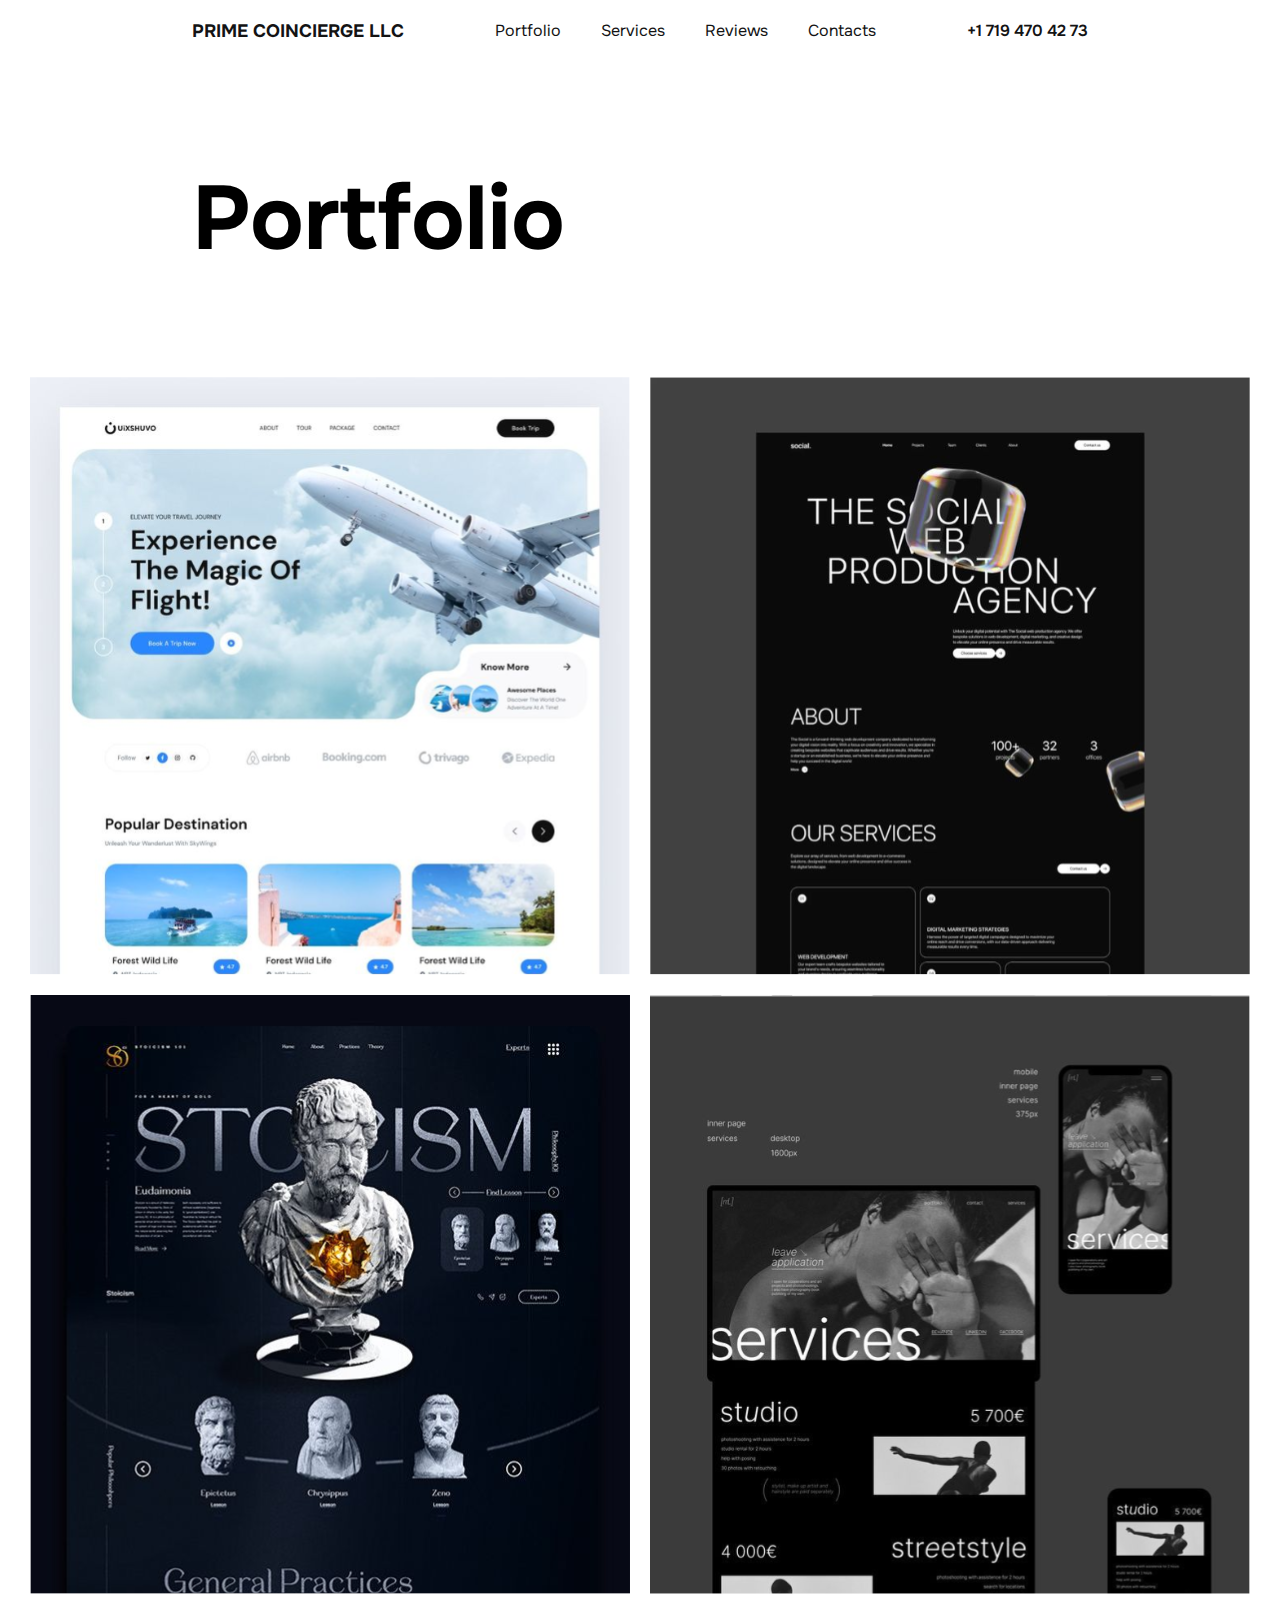
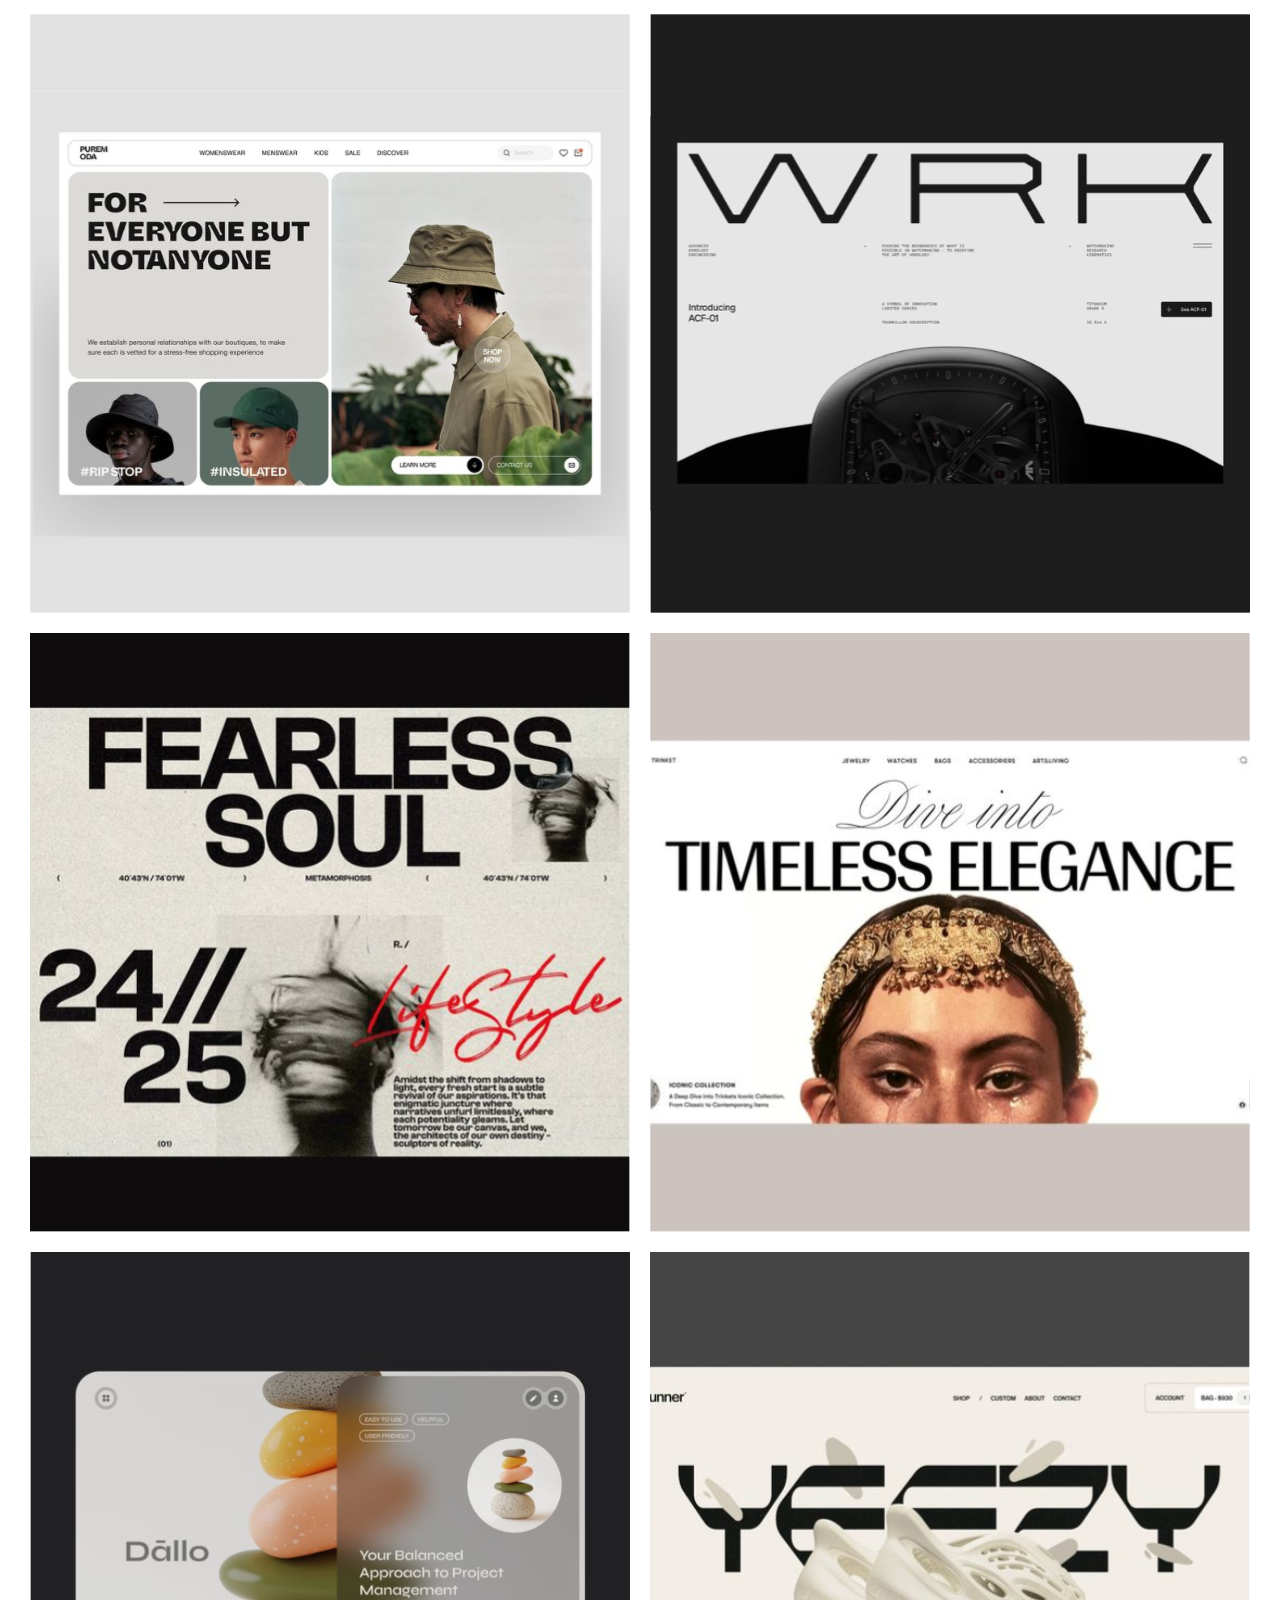
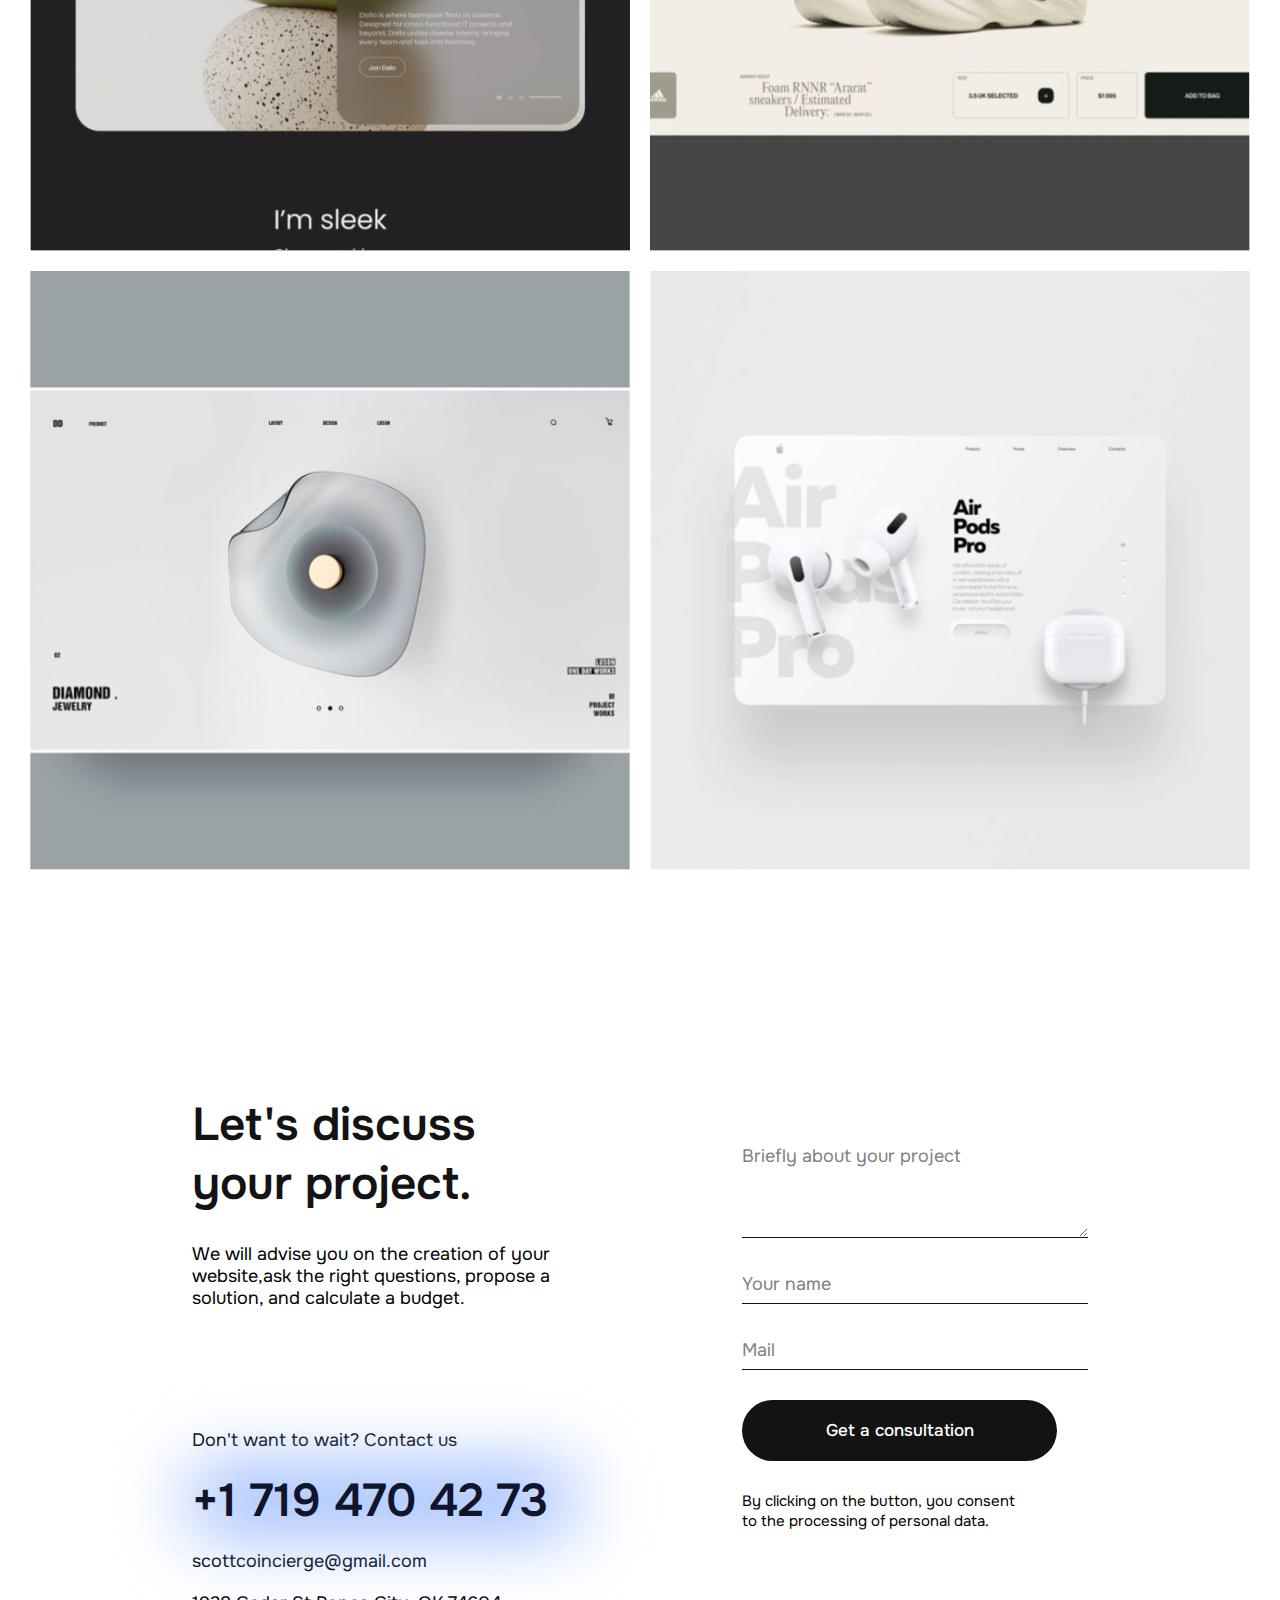
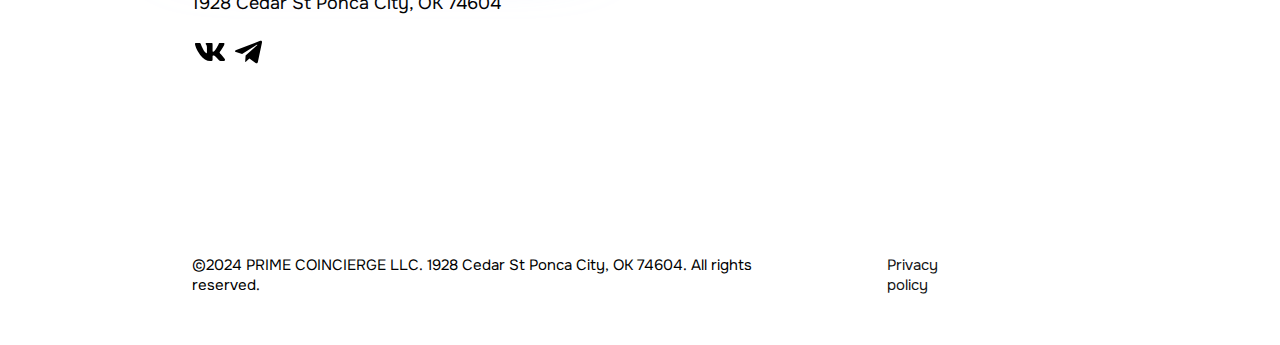
<file: portfolio.html>
<!DOCTYPE html>
<html lang="en">
<head>
    <meta charset="UTF-8">
    <meta name="viewport" content="width=device-width, initial-scale=1.0">
    <title>PRIME COINCIERGE LLC Portfolio</title>
    <link rel="stylesheet" href="./css/portfolioV4.css">
    <link rel="shortcut icon" href="./img/logo.png" type="image/x-icon">
    <script src="./js/script.js" defer></script>
    <link rel="preconnect" href="https://fonts.googleapis.com">
    <link rel="preconnect" href="https://fonts.gstatic.com" crossorigin>
    <link href="https://fonts.googleapis.com/css2?family=Onest:wght@100..900&display=swap" rel="stylesheet">
</head>
<body>
    <header class="header">
        <div class="header-container">
            <a href="./index.html" class="header-logo">PRIME COINCIERGE LLC</a>
            <button id="burger" class="burger-menu-button">
                <span></span><span></span><span></span>
            </button>

            <div class="header-nav">
                <a href="./portfolio.html" class="header-link">Portfolio</a>
                <a href="./services.html" class="header-link">Services</a>
                <a href="./index.html" class="header-link">Reviews</a>
                <a href="./index.html" class="header-link">Contacts</a>
            </div>

            <p class="header-phone">+1 719 470 42 73</p>
        </div>
    </header>
    <main class="main">
        <div class="portfolio-title">
            <div class="portfolio-title-container">
                <h1 class="portfolio-title-text">
                    Portfolio
                </h1>
            </div>
        </div>

        <section class="portfolio">
            <div class="portfolio-container">
                <img src="./img/main_page/airplane.svg" alt="airplane" class="portfolio-item-img">
                <img src="./img/main_page/agency.svg" alt="agency" class="portfolio-item-img">
                <img src="./img/main_page/stoicism.svg" alt="stoicism" class="portfolio-item-img">
                <img src="./img/main_page/services_studio.svg" alt="services_studio" class="portfolio-item-img">
                <img src="./img/main_page/purem_oda.svg" alt="purem_oda" class="portfolio-item-img">
                <img src="./img/main_page/wrk.svg" alt="wrk" class="portfolio-item-img">
                <img src="./img/main_page/fearless.svg" alt="fearless" class="portfolio-item-img">
                <img src="./img/main_page/timeless.svg" alt="timeless" class="portfolio-item-img">
                <img src="./img/main_page/dolio.svg" alt="dolio" class="portfolio-item-img">
                <img src="./img/main_page/yeezy.svg" alt="yeezy" class="portfolio-item-img">
                <img src="./img/main_page/jewelry.svg" alt="jewelry" class="portfolio-item-img">
                <img src="./img/main_page/airpods.svg" alt="airpods" class="portfolio-item-img">
            </div>
        </section>

        <section class="contact">
            <div class="contact-container">
                <div class="contact-content">
                    <div class="contact-left">
                        <div class="contact-left-top">
                            <h1 class="contact-title">
                                Let's discuss your project.
                            </h1>
    
                            <p class="contact-text">
                                We will advise you on the creation of your website,ask the right questions, propose a solution, and calculate a budget.
                            </p>
                        </div>

                        <div class="contact-left-bottom">
                            <p class="contact-text">
                                Don't want to wait? Contact us
                            </p>
    
                            <div class="contact-phone">
                                <span class="contact-phone-background"></span>
                                <h1 class="contact-phone-number">
                                    +1 719 470 42 73
                                </h1>
                            </div>
    
                            <p class="contact-email">
                                scottcoincierge@gmail.com
                            </p>

                            <p class="contact-adres">
                                1928 Cedar St Ponca City, OK 74604
                            </p>
    
                            <div class="contact-social">
                                <a href="#" class="contact-link">
                                    <img src="./img/icons/vk.svg" alt="VK" class="contact-link-img">
                                </a>
                                <a href="#" class="contact-link">
                                    <img src="./img/icons/telegram.svg" alt="TG" class="contact-link-img">
                                </a>
                            </div>
                        </div>
                    </div>

                    <div class="contact-right">
                        <form id="contact-form" class="contact-form">
                            <div class="contact-form-item">
                                <label for="contactFormBriefly">Briefly about your project</label>
                                <textarea name="contactFormBriefly" id="contactFormBriefly"></textarea>
                            </div>

                            <div class="contact-form-item">
                                <input id="contactFormName" type="text" placeholder="Your name">
                            </div>

                            <div class="contact-form-item">
                                <input id="contactFormMail" type="text" placeholder="Mail">
                            </div>

                            <button id="contact-form-button" class="contact-form-button">Get a consultation</button>
                        </form>

                        <p class="contact-right-text">
                            By clicking on the button, you consent to the processing of personal data.
                        </p>
                    </div>
                </div>
            </div>
        </section>
    </main>

    <footer class="footer">
        <div class="footer-container">
            <p class="footer-text">©2024 PRIME COINCIERGE LLC. 1928 Cedar St Ponca City, OK 74604. All rights reserved.</p>

            <a href="./privacy_policy.html" class="privacy-policy" target="_blank">
                <p class="footer-text">Privacy policy</p>
            </a>
        </div>
    </footer>
</body>
</html>
</file>
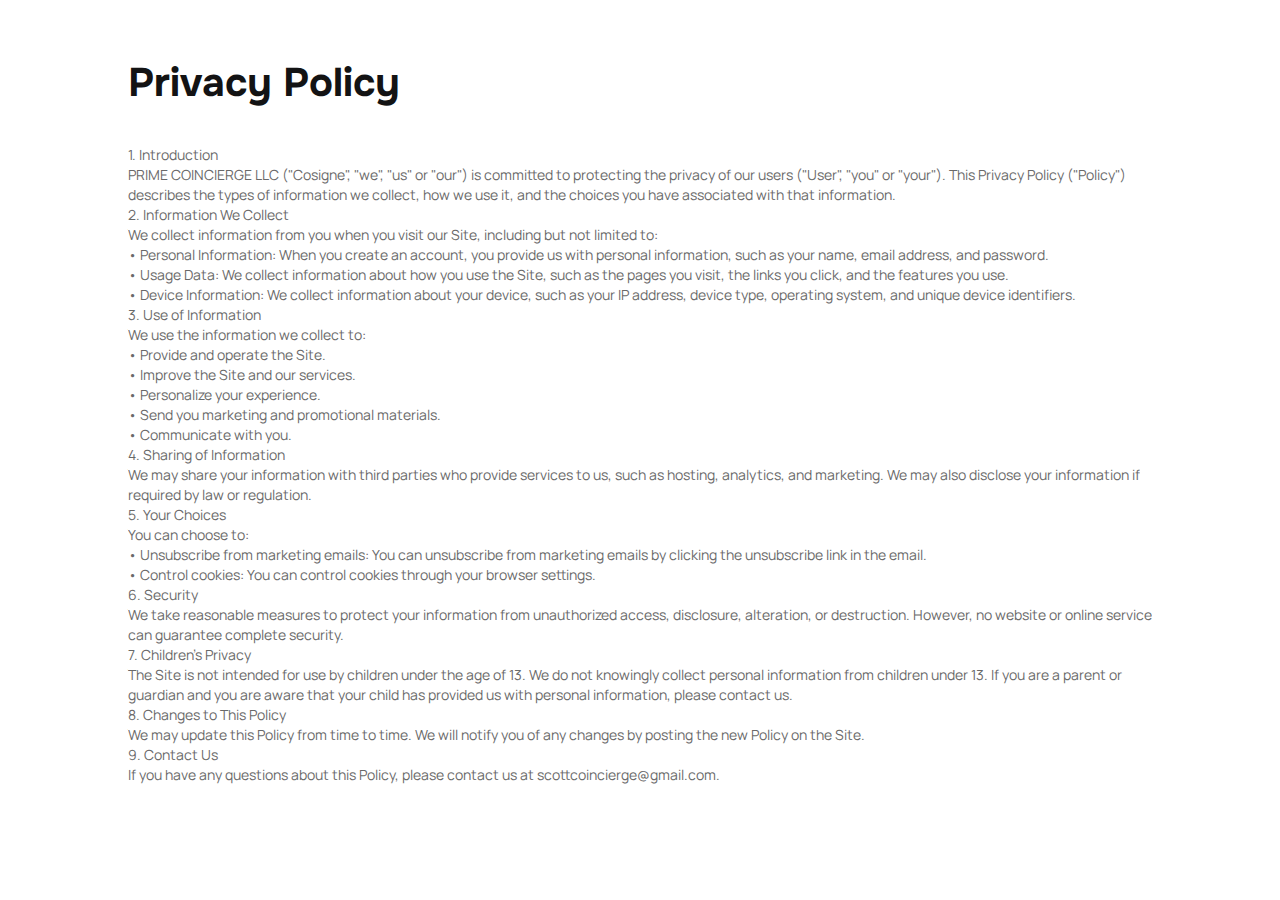
<file: privacy_policy.html>
<!DOCTYPE html>
<html lang="en">
<head>
    <meta charset="UTF-8">
    <meta name="viewport" content="width=device-width, initial-scale=1.0">
    <title>PRIME COINCIERGE LLC Privacy Policy</title>
    <link rel="stylesheet" href="./css/privacy_policy.css">
    <link rel="shortcut icon" href="./img/logo.png" type="image/x-icon">
    <script src="./js/script.js" defer></script>
    <link rel="preconnect" href="https://fonts.googleapis.com">
    <link rel="preconnect" href="https://fonts.gstatic.com" crossorigin>
    <link href="https://fonts.googleapis.com/css2?family=Onest:wght@100..900&display=swap" rel="stylesheet">
    <link rel="preconnect" href="https://fonts.googleapis.com">
    <link rel="preconnect" href="https://fonts.gstatic.com" crossorigin>
    <link href="https://fonts.googleapis.com/css2?family=Manrope:wght@200..800&family=Oswald:wght@200..700&display=swap" rel="stylesheet">
</head>
<body>
    <main class="main">
        <section class="privacy_policy">
            <div class="privacy-policy-container">
                <h1 class="privacy-policy-title">Privacy Policy</h1>

                <p class="privacy-policy-text">
                    1. Introduction
                    <br>PRIME COINCIERGE LLC  ("Cosigne", "we", "us" or "our") is committed to protecting the privacy of our users ("User", "you" or "your"). This Privacy Policy ("Policy") describes the types of information we collect, how we use it, and the choices you have associated with that information.
                    <br>2. Information We Collect
                    <br>We collect information from you when you visit our Site, including but not limited to:
                    <br>• Personal Information: When you create an account, you provide us with personal information, such as your name, email address, and password.
                    <br>• Usage Data: We collect information about how you use the Site, such as the pages you visit, the links you click, and the features you use.
                    <br>• Device Information: We collect information about your device, such as your IP address, device type, operating system, and unique device identifiers.
                    <br>3. Use of Information
                    <br>We use the information we collect to:
                    <br>• Provide and operate the Site.
                    <br>• Improve the Site and our services.
                    <br>• Personalize your experience.
                    <br>• Send you marketing and promotional materials.
                    <br>• Communicate with you.
                    <br>4. Sharing of Information
                    <br>We may share your information with third parties who provide services to us, such as hosting, analytics, and marketing. We may also disclose your information if required by law or regulation.
                    <br>5. Your Choices
                    <br>You can choose to:
                    <br>• Unsubscribe from marketing emails: You can unsubscribe from marketing emails by clicking the unsubscribe link in the email.
                    <br>• Control cookies: You can control cookies through your browser settings.
                    <br>6. Security
                    <br>We take reasonable measures to protect your information from unauthorized access, disclosure, alteration, or destruction. However, no website or online service can guarantee complete security.
                    <br>7. Children's Privacy
                    <br>The Site is not intended for use by children under the age of 13. We do not knowingly collect personal information from children under 13. If you are a parent or guardian and you are aware that your child has provided us with personal information, please contact us.
                    <br>8. Changes to This Policy
                    <br>We may update this Policy from time to time. We will notify you of any changes by posting the new Policy on the Site.
                    <br>9. Contact Us
                    <br>If you have any questions about this Policy, please contact us at scottcoincierge@gmail.com.
                </p>
            </div>
        </section>
    </main>
</body>
</html>
</file>
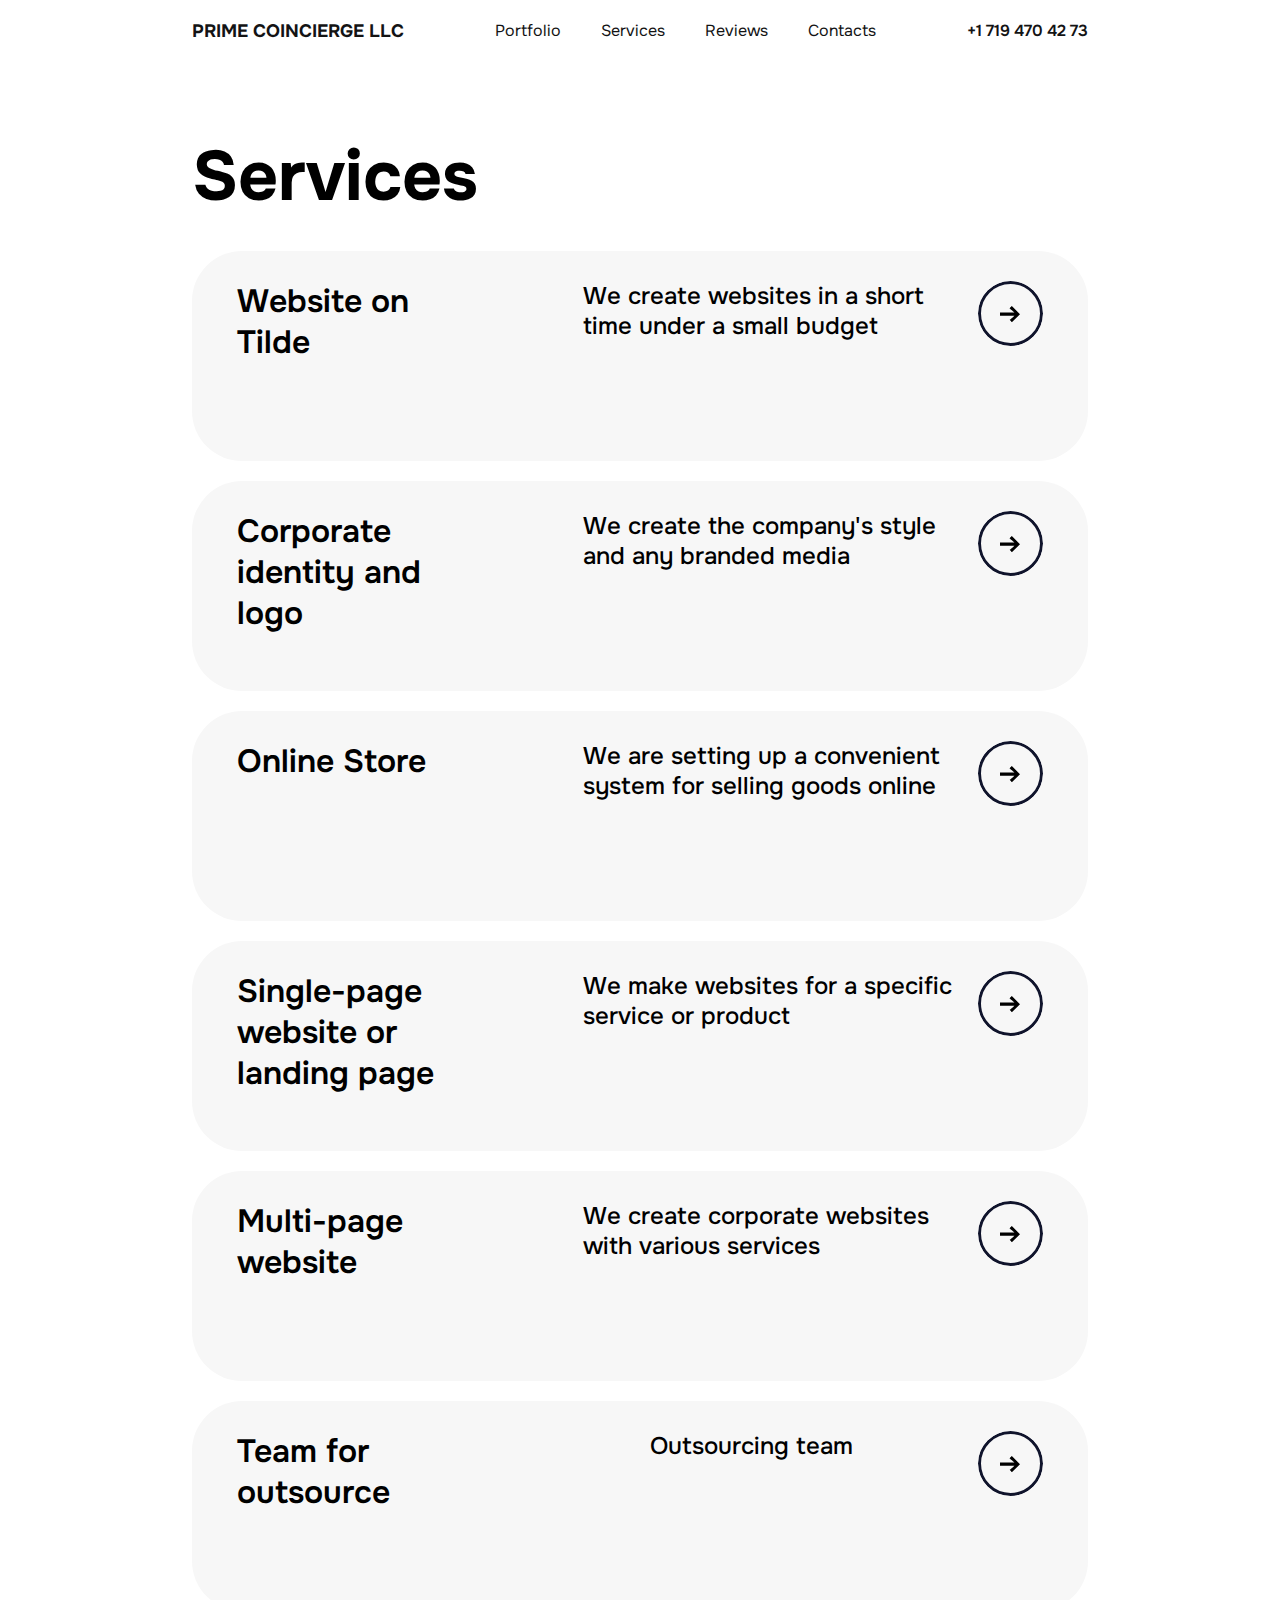
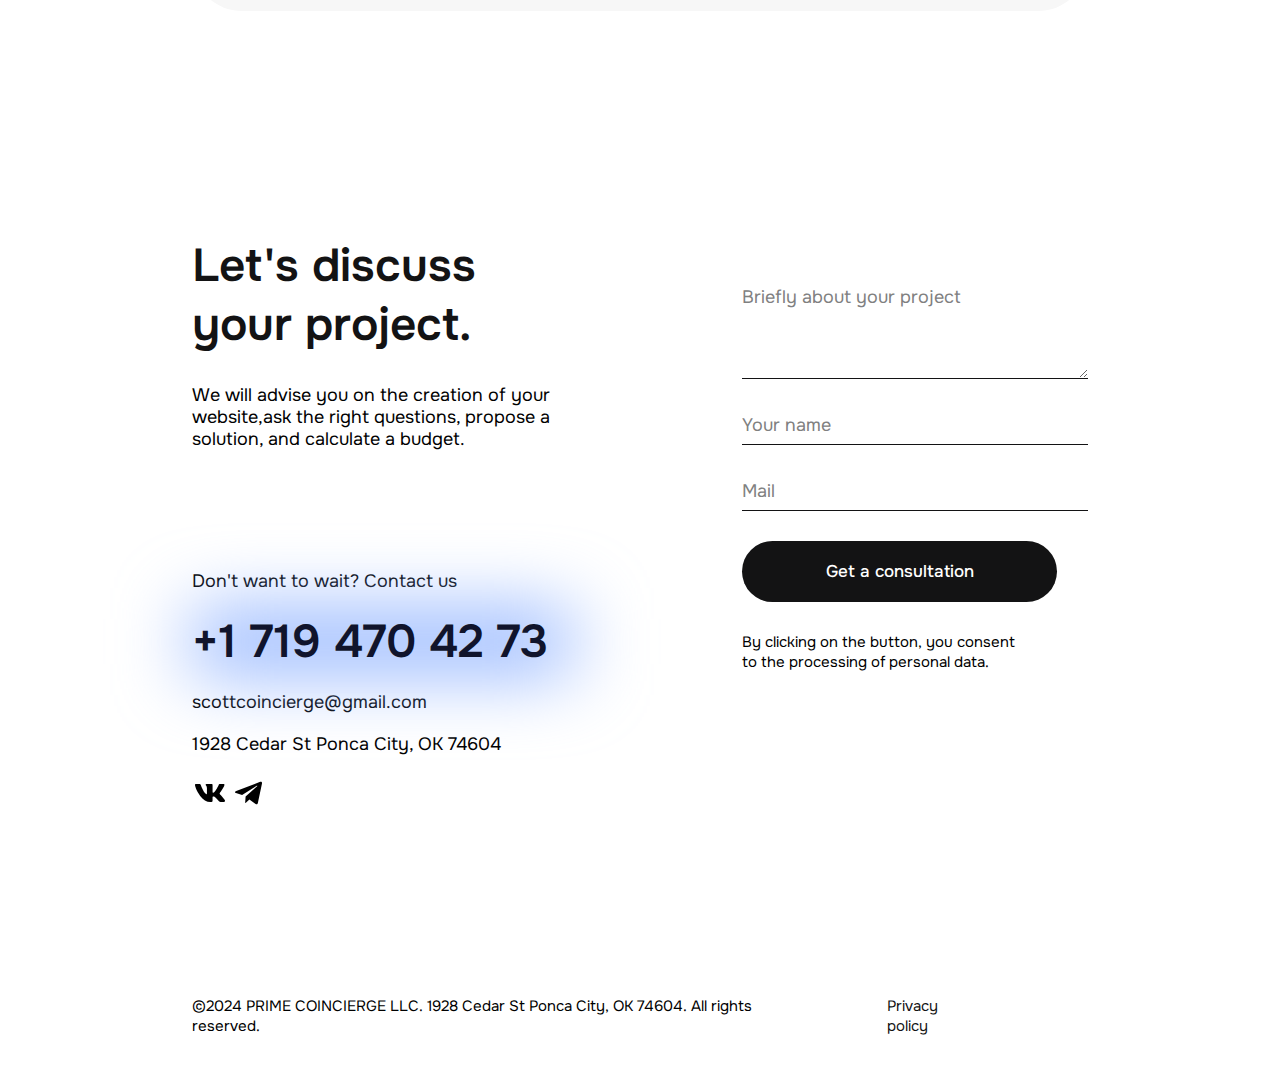
<file: services.html>
<!DOCTYPE html>
<html lang="en">
<head>
    <meta charset="UTF-8">
    <meta name="viewport" content="width=device-width, initial-scale=1.0">
    <title>PRIME COINCIERGE LLC Services</title>
    <link rel="stylesheet" href="./css/servicesV4.css">
    <link rel="shortcut icon" href="./img/logo.png" type="image/x-icon">
    <script src="./js/script.js" defer></script>
    <link rel="preconnect" href="https://fonts.googleapis.com">
    <link rel="preconnect" href="https://fonts.gstatic.com" crossorigin>
    <link href="https://fonts.googleapis.com/css2?family=Onest:wght@100..900&display=swap" rel="stylesheet">
</head>
<body>
    <header class="header">
        <div class="header-container">
            <a href="./index.html" class="header-logo">PRIME COINCIERGE LLC</a>
            <button id="burger" class="burger-menu-button">
                <span></span><span></span><span></span>
            </button>

            <div class="header-nav">
                <a href="./portfolio.html" class="header-link">Portfolio</a>
                <a href="#services" class="header-link">Services</a>
                <a href="./index.html" class="header-link">Reviews</a>
                <a href="#contact" class="header-link">Contacts</a>
            </div>

            <p class="header-phone">+1 719 470 42 73</p>
        </div>
    </header>
    <main class="main">
        <section id="services" class="services">
            <div class="services-container">
                <h1 class="services-title">Services</h1>

                <div class="services-grid">
                    <div class="services-grid-item">
                        <div class="services-grid-item-content">
                            <h2 class="services-grid-item-title">Website on Tilde</h2>

                            <p class="services-grid-item-text">
                                We create websites in a short time under a small budget
                            </p>
                        </div>

                        <a href="./portfolio.html" class="services-grid-item-arrow">
                            <img src="./img/icons/services-arrow.svg" alt="" class="services-grid-item-arrow-img">
                        </a>
                    </div>

                    <div class="services-grid-item">
                        <div class="services-grid-item-content">
                            <h2 class="services-grid-item-title">Corporate identity and logo</h2>

                            <p class="services-grid-item-text">
                                We create the company's style and any branded media
                            </p>
                        </div>

                        <a href="./portfolio.html" class="services-grid-item-arrow">
                            <img src="./img/icons/services-arrow.svg" alt="" class="services-grid-item-arrow-img">
                        </a>
                    </div>

                    <div class="services-grid-item">
                        <div class="services-grid-item-content">
                            <h2 class="services-grid-item-title">Online Store</h2>

                            <p class="services-grid-item-text">
                                We are setting up a convenient system for selling goods online
                            </p>
                        </div>

                        <a href="./portfolio.html" class="services-grid-item-arrow">
                            <img src="./img/icons/services-arrow.svg" alt="" class="services-grid-item-arrow-img">
                        </a>
                    </div>

                    <div class="services-grid-item">

                        <div class="services-grid-item-content">
                            <h2 class="services-grid-item-title">Single-page website or landing page</h2>

                            <p class="services-grid-item-text">
                                We make websites for a specific service or product
                            </p>
                        </div>

                        <a href="./portfolio.html" class="services-grid-item-arrow">
                            <img src="./img/icons/services-arrow.svg" alt="" class="services-grid-item-arrow-img">
                        </a>
                    </div>

                    <div class="services-grid-item">
                        <div class="services-grid-item-content">
                            <h2 class="services-grid-item-title">Multi-page website</h2>

                            <p class="services-grid-item-text">
                                We create corporate websites with various services
                            </p>
                        </div>

                        <a href="./portfolio.html" class="services-grid-item-arrow">
                            <img src="./img/icons/services-arrow.svg" alt="" class="services-grid-item-arrow-img">
                        </a>
                    </div>

                    <div class="services-grid-item">
                        <div class="services-grid-item-content">
                            <h2 class="services-grid-item-title">Team for outsource</h2>

                            <p class="services-grid-item-text">
                                Outsourcing team
                            </p>
                        </div>

                        <a href="./portfolio.html" class="services-grid-item-arrow">
                            <img src="./img/icons/services-arrow.svg" alt="" class="services-grid-item-arrow-img">
                        </a>
                    </div>
                </div>
            </div>
        </section>

        <section id="contact" class="contact">
            <div class="contact-container">
                <div class="contact-content">
                    <div class="contact-left">
                        <div class="contact-left-top">
                            <h1 class="contact-title">
                                Let's discuss your project.
                            </h1>
    
                            <p class="contact-text">
                                We will advise you on the creation of your website,ask the right questions, propose a solution, and calculate a budget.
                            </p>
                        </div>

                        <div class="contact-left-bottom">
                            <p class="contact-text">
                                Don't want to wait? Contact us
                            </p>
    
                            <div class="contact-phone">
                                <span class="contact-phone-background"></span>
                                <h1 class="contact-phone-number">
                                    +1 719 470 42 73
                                </h1>
                            </div>
    
                            <p class="contact-email">
                                scottcoincierge@gmail.com
                            </p>

                            <p class="contact-adres">
                                1928 Cedar St Ponca City, OK 74604
                            </p>
    
                            <div class="contact-social">
                                <a href="#" class="contact-link">
                                    <img src="./img/icons/vk.svg" alt="VK" class="contact-link-img">
                                </a>
                                <a href="#" class="contact-link">
                                    <img src="./img/icons/telegram.svg" alt="TG" class="contact-link-img">
                                </a>
                            </div>
                        </div>
                    </div>

                    <div class="contact-right">
                        <form id="contact-form" class="contact-form">
                            <div class="contact-form-item">
                                <label for="contactFormBriefly">Briefly about your project</label>
                                <textarea name="contactFormBriefly" id="contactFormBriefly"></textarea>
                            </div>

                            <div class="contact-form-item">
                                <input id="contactFormName" type="text" placeholder="Your name">
                            </div>

                            <div class="contact-form-item">
                                <input id="contactFormMail" type="text" placeholder="Mail">
                            </div>

                            <button id="contact-form-button" class="contact-form-button">Get a consultation</button>
                        </form>

                        <p class="contact-right-text">
                            By clicking on the button, you consent to the processing of personal data.
                        </p>
                    </div>
                </div>
            </div>
        </section>
    </main>
    <footer class="footer">
        <div class="footer-container">
            <p class="footer-text">©2024 PRIME COINCIERGE LLC. 1928 Cedar St Ponca City, OK 74604. All rights reserved.</p>

            <a href="./privacy_policy.html" class="privacy-policy" target="_blank">
                <p class="footer-text">Privacy policy</p>
            </a>
        </div>
    </footer>
</body>
</html>
</file>
<file: css/portfolioV4.css>
:root {
    --custom-black: #131314;
    --custom-dark-blue: #10142C;
    --custom-green: #1EC29F;
    --custom-white: #FFFFFF;
}

* {
    margin: 0;
    padding: 0;
}

html{
    scroll-behavior:smooth;
}

body {
    font-family: Onest;
    background-color: var(--custom-white);
}

/* Header styles start */
.header {
    padding: 20px;
    display: flex;
    flex-direction: column;
    flex-wrap: nowrap;
    align-items: center;
}


.header-container {
    display: flex;
    flex-wrap: nowrap;
    justify-content: space-between;
    width: 70vw;
}

.burger-menu-button {
    display: none;
    position: relative;
    width: 40px;
    height: 40px;
    border: none;
    background-color: transparent;
    z-index: 2;
}

.burger-menu-button span{
    position: absolute;
    width: 30px;
    height: 3px;
    background-color: #000;
    left: 5px;
    transition: transform .5s, opacity .5s, background-color .5s;
}

.burger-menu-button span:nth-child(1){
    transform: translateY(-10px);
}

.burger-menu-button span:nth-child(3){
    transform: translateY(10px);
}

.header.open .burger-menu-button span:nth-child(1){
    transform: translateY(0) rotate(45deg);
}

.header.open .burger-menu-button span:nth-child(2){
    opacity: 0;
}

.header.open .burger-menu-button span:nth-child(3){
    transform: translateY(0) rotate(-45deg);
}

.header-logo {
    font-size: 18px;
    font-weight: 700;
    font-style: bold;
    color: var(--custom-black);
    text-decoration: none;
    z-index: 3;
}

.header-nav {
    display: flex;
    flex-direction: row;
    flex-wrap: nowrap;
    column-gap: 40px;
    margin-right: 20vw;
}

.header-link {
    font-size: 16px;
    font-weight: 400;
    color: var(--custom-black);
    text-decoration: none;
}

.header-phone {
    font-size: 16px;
    font-weight: 600;
    font-style: bold;
    color: var(--custom-black);
    text-decoration: none;
}

/* Header styles end */

.portfolio-title {
    margin-top: 100px;
    display: flex;
    flex-direction: column;
    flex-wrap: nowrap;
    align-items: center;
}

.portfolio-title-container {
    width: 70vw;
}

.portfolio-title-text {
    font-size: 90px;
    font-weight: 700;
}

/* Portfolio styles start */

.portfolio {
    margin-top: 100px;
}

.portfolio-container {
    display: flex;
    flex-wrap: wrap;
    flex-direction: row;
    justify-content: center;
    gap: 20px;
}

.portfolio-item-img {
    max-width: 600px;
    transition: transform 0.3s ease-in-out;
}

.portfolio-item-img:hover,
.portfolio-item-img:active,
.portfolio-item-img:focus {
    transform: scale(1.05);
}

/* Portfolio styles end */

/* Contact styles start */

.contact {
    display: flex;
    flex-direction: column;
    flex-wrap: nowrap;
    align-items: center;
    margin-top: 125px;
    padding-top: 100px;
    padding-bottom: 100px;
}

.contact-container {
    width: 70vw;
    display: flex;
    flex-direction: column;
    flex-wrap: nowrap;
    row-gap: 40px;
}

.contact-content {
    display: flex;
    flex-direction: row;
    flex-wrap: wrap;
    justify-content: space-between;
}

.contact-left {
    display: flex;
    flex-direction: column;
    justify-content: space-between;
    max-width: 380px;
    row-gap: 120px;
}

.contact-left-bottom {
    display: flex;
    flex-direction: column;
    row-gap: 20px;
}

.contact-title {
    font-size: 46px;
    font-weight: 600;
    color: var(--custom-black);
}

.contact-text {
    font-size: 18px;
    font-weight: 400;
}

.contact-phone {
    position: relative;
}

.contact-phone-number {
    color: var(--custom-dark-blue) !important;
    position: relative;
    font-size: 46px;
    font-weight: 600;
    z-index: 3;
    text-decoration: none !important;
}

.contact-phone-background {
    position: absolute;
    content: "";
    width: 100%;
    height: 100%;
    background: rgba(137, 174, 255, 1);
    filter: blur(37.2685px);
    z-index: 1;
}

.contact-email {
    font-size: 18px;
    font-weight: 400;
}

.contact-adres {
    font-size: 18px;
    font-weight: 400;
}

.contact-link {
    text-decoration: none;
}

.contact-right {
    display: flex;
    flex-direction: column;
    row-gap: 30px;
    width: 27vw;
    padding-top: 50px;
}

.contact-left-top {
    display: flex;
    flex-direction: column;
    row-gap: 30px;
}

.contact-form {
    display: flex;
    flex-direction: column;
    row-gap: 30px;
}

.contact-form-item {
    display: flex;
    flex-direction: column;
}

.contact-form-item input,
.contact-form-item textarea {
    appearance: none;
    outline: none;
    border: none;
    border-bottom: 1px solid var(--custom-black);
    padding-bottom: 10px;
    padding-top: 10px;
}

.contact-form-item textarea {
    max-width: 100%;
    max-height: 100px;
    min-height: 50px;
}

.contact-form-button {
    padding: 20px 70px;
    color: var(--custom-white) !important;
    background-color: var(--custom-black);
    border-radius: 300px;
    border: none;
    font-size: 17px;
    font-weight: 500;
    text-align: center;
    font-family: Onest;
    max-width: 315px;
    transition: transform 0.2s ease-in-out, color 0.2s ease-in-out, 
                background-color 0.2s ease-in-out;
}

.contact-form-button:hover {
    background-color: var(--custom-green);
    color: var(--custom-dark-blue) !important;
}
.contact-form-item label,
.contact-form-item input[type=text]::placeholder {
    font-family: Onest;
    font-size: 18px;
    font-weight: 400;
    color: gray;
}

.contact-right-text {
    font-size: 15px;
    font-weight: 400;
    max-width: 280px;
}

/* Contact styles end */

/* Footer styles start */

.footer {
    display: flex;
    flex-direction: column;
    flex-wrap: nowrap;
    align-items: center;
    margin-top: 30px;
    padding-top: 50px;
    padding-bottom: 50px;
}

.footer-container {
    width: 70vw;
    display: flex;
    flex-direction: row;
    justify-content: space-between;
    flex-wrap: nowrap;
}

.footer-text {
    font-size: 15px;
    font-weight: 400;
}

.privacy-policy {
    text-decoration: none;
    color: var(--custom-black) !important;
}

.footer-text:last-of-type {
    padding-right: 10vw;
}

/* Footer styles end */

/* Adaptation */

@media (max-width: 1620px) {
    .header-nav {
        margin-right: 0;
    }
}

@media (max-width: 1360px) {
    .intro-top {
        row-gap: 20px;
        display: flex;
        flex-direction: column;
        align-items: flex-start;
    }

    .header-nav {
        margin-right: 0;
    }
}

@media (max-width: 992px) {
    .header-nav {
        margin-right: 0;
    }

    .intro {
        margin-top: 50px;
    }

    .intro-picture {
        position: relative;
        display: flex;
        flex-direction: column;
        flex-wrap: nowrap;
        width: 100%;
        align-items: center;
    }

    .intro-top {
        row-gap: 35px;
    }

    .contact-content {
        justify-content: center;
        row-gap: 30px;
    }

    .contact-right {
        width: 100%;
    }

    .reviews-grid {
        margin-top: 0;
    }

    .about-us-grid-item-top {
        font-size: 60px;
    }

    .footer-text:last-of-type {
        padding-right: 0;
    }
}

@media (max-width: 768px) {
    .header-nav {
        position: absolute;
        left: -100%;
        top: 0;
        width: 100%;
        height: 100vh;
        padding: 100px 0 0 0;
        transition: transform .5s;
        background: var(--custom-white);
        z-index: 3;
        display: flex;
        flex-direction: column;
        align-items: center;
        row-gap: 20px;
        margin: 0;
        z-index: 1;
        row-gap: 50px;
    }

    .burger-menu-button {
        display: block;
    }

    .header-phone {
        display: none;
    }

    .header.open .header-nav {
        transform: translateX(100%);
    }

    .header-link {
        font-size: 34px;
    }

    .header-container,
    .intro-container,
    .about-us-container,
    .contact-container {
        width: 85vw;
    }

    .contact {
        margin-top: 30px;
    }

    .contact-content {
        justify-content: flex-start;
    }

    .contact-left {
        width: 80vw;
    }

    .footer-container {
        width: 85vw;
    }
}

@media (max-width: 620px) {
    .intro-bottom {
        display: flex;
        flex-direction: column;
        margin-top: 80px;
        justify-content: center;
        align-items: center;
    }

    .intro-bottom-services {
        justify-content: center;
    }

    .portfolio-item-img {
        width: 75vw;
    }

    .portfolio-title-text {
        font-size: 60px;
    }

    .portfolio-title {
        margin-top: 50px;
    }

    .portfolio {
        margin-top: 50px;
    }

    .contact-phone-number {
        font-size: 26px;
    }
}
</file>
<file: css/privacy_policy.css>
:root {
    --custom-black: #131314;
    --custom-dark-blue: #10142C;
    --custom-green: #1EC29F;
    --custom-white: #FFFFFF;
}

* {
    margin: 0;
    padding: 0;
}

.privacy-policy-title {
    font-family: Onest;
    font-weight: 700;
    font-size: 90px;
    line-height: 75px;
    color: var(--custom-black);
}

.privacy-policy-text {
    font-family: Manrope;
    font-weight: 400;
    font-size: 16px;
    line-height: 30px;
    color: rgba(105, 105, 105, 1);
}

.main {
    margin-top: 50px;
    margin-bottom: 50px;
}

.privacy_policy {
    display: flex;
    flex-direction: column;
    align-items: center;
}

.privacy-policy-container {
    display: flex;
    flex-direction: column;
    max-width: 1350px;
    row-gap: 40px;
}

@media (max-width: 1440px) {
    .privacy-policy-container {
        max-width: 80vw;
        row-gap: 30px;
    }

    .privacy-policy-title {
        font-family: Onest;
        font-weight: 700;
        font-size: 60px;
        line-height: 65px;
        color: var(--custom-black);
    }
    
    .privacy-policy-text {
        font-family: Manrope;
        font-weight: 400;
        font-size: 14px;
        line-height: 20px;
        color: rgba(105, 105, 105, 1);
    }
}

@media (max-width: 1440px) {
    .privacy-policy-title {
        font-family: Onest;
        font-weight: 700;
        font-size: 40px;
        line-height: 65px;
        color: var(--custom-black);
    }
}
</file>
<file: css/servicesV4.css>
:root {
    --custom-black: #131314;
    --custom-dark-blue: #10142C;
    --custom-green: #1EC29F;
    --custom-white: #FFFFFF;
    --custom-grid-item: rgba(247, 247, 247, 1);
}

* {
    margin: 0;
    padding: 0;
}

html{
    scroll-behavior:smooth;
}

body {
    font-family: Onest;
    background-color: var(--custom-white);
}

/* Header styles start */
.header {
    padding: 20px;
    display: flex;
    flex-direction: column;
    flex-wrap: nowrap;
    align-items: center;
}


.header-container {
    display: flex;
    flex-wrap: nowrap;
    justify-content: space-between;
    width: 70vw;
}

.burger-menu-button {
    display: none;
    position: relative;
    width: 40px;
    height: 40px;
    border: none;
    background-color: transparent;
    z-index: 2;
}

.burger-menu-button span{
    position: absolute;
    width: 30px;
    height: 3px;
    background-color: #000;
    left: 5px;
    transition: transform .5s, opacity .5s, background-color .5s;
}

.burger-menu-button span:nth-child(1){
    transform: translateY(-10px);
}

.burger-menu-button span:nth-child(3){
    transform: translateY(10px);
}

.header.open .burger-menu-button span:nth-child(1){
    transform: translateY(0) rotate(45deg);
}

.header.open .burger-menu-button span:nth-child(2){
    opacity: 0;
}

.header.open .burger-menu-button span:nth-child(3){
    transform: translateY(0) rotate(-45deg);
}

.header-logo {
    font-size: 18px;
    font-weight: 700;
    font-style: bold;
    color: var(--custom-black);
    text-decoration: none;
    z-index: 3;
}

.header-nav {
    display: flex;
    flex-direction: row;
    flex-wrap: nowrap;
    column-gap: 40px;
    margin-right: 20vw;
}

.header-link {
    font-size: 16px;
    font-weight: 400;
    color: var(--custom-black);
    text-decoration: none;
}

.header-phone {
    font-size: 16px;
    font-weight: 600;
    font-style: bold;
    color: var(--custom-black);
    text-decoration: none;
}

/* Header styles end */

/* Services styles start */

.services {
    margin-top: 70px;
    display: flex;
    flex-direction: column;
    flex-wrap: nowrap;
    align-items: center;
    scroll-behavior: smooth;
}


.services-container {
    display: flex;
    flex-direction: column;
    flex-wrap: nowrap;
    justify-content: space-between;
    width: 70vw;
    row-gap: 30px;
}

.services-title {
    font-size: 70px;
    font-weight: 700;
}

.services-grid {
    display: flex;
    flex-direction: column;
    row-gap: 20px;
}

.services-grid-item {
    display: flex;
    flex-direction: row;
    flex-wrap: nowrap;
    justify-content: space-between;
    background-color: var(--custom-grid-item);
    border-radius: 50px;
    padding: 30px 45px;
    height: 150px;
    transition: background-color 0.2s ease-in-out;
}

.services-grid-item:nth-child(1):hover,
.services-grid-item:nth-child(1):active,
.services-grid-item:nth-child(1):focus {
    background-color: var(--custom-green);
}

.services-grid-item:nth-child(2):hover,
.services-grid-item:nth-child(2):active,
.services-grid-item:nth-child(2):focus {
    background-color: #69bcff;
}

.services-grid-item:nth-child(3):hover,
.services-grid-item:nth-child(3):active,
.services-grid-item:nth-child(3):focus {
    background-color: #d49fff;
}

.services-grid-item:nth-child(4):hover,
.services-grid-item:nth-child(4):active,
.services-grid-item:nth-child(4):focus {
    background-color: #ffc476;
}

.services-grid-item:nth-child(5):hover,
.services-grid-item:nth-child(5):active,
.services-grid-item:nth-child(5):focus {
    background-color: #e5ff89;
}

.services-grid-item:nth-child(6):hover,
.services-grid-item:nth-child(6):active,
.services-grid-item:nth-child(6):focus {
    background-color: #ffa3a3;
}

.services-grid-item-arrow-img {
    transition: background-color 0.2s ease-in-out;
    border-radius: 50%;
}

.services-grid-item-arrow-img:hover, 
.services-grid-item-arrow-img:active,
.services-grid-item-arrow-img:focus {
    background-color: var(--custom-white);
}

.services-grid-item-content {
    display: flex;
    flex-direction: row;
    flex-wrap: nowrap;
    column-gap: 10vw;
}

.services-grid-item-title {
    font-size: 32px;
    font-weight: 600;
    width: 285px;
}

.services-grid-item-text {
    max-width: 395px;
    font-size: 24px;
    font-weight: 500;
}

/* Services styles end */

/* Contact styles start */

.contact {
    display: flex;
    flex-direction: column;
    flex-wrap: nowrap;
    align-items: center;
    margin-top: 125px;
    padding-top: 100px;
    padding-bottom: 100px;
    scroll-behavior: smooth;
}

.contact-container {
    width: 70vw;
    display: flex;
    flex-direction: column;
    flex-wrap: nowrap;
    row-gap: 40px;
}

.contact-content {
    display: flex;
    flex-direction: row;
    flex-wrap: wrap;
    justify-content: space-between;
}

.contact-left {
    display: flex;
    flex-direction: column;
    justify-content: space-between;
    max-width: 380px;
    row-gap: 120px;
}

.contact-left-bottom {
    display: flex;
    flex-direction: column;
    row-gap: 20px;
}

.contact-title {
    font-size: 46px;
    font-weight: 600;
    color: var(--custom-black);
}

.contact-text {
    font-size: 18px;
    font-weight: 400;
}

.contact-phone {
    position: relative;
}

.contact-phone-number {
    color: var(--custom-dark-blue) !important;
    position: relative;
    font-size: 46px;
    font-weight: 600;
    z-index: 3;
    text-decoration: none !important;
}

.contact-phone-background {
    position: absolute;
    content: "";
    width: 100%;
    height: 100%;
    background: rgba(137, 174, 255, 1);
    filter: blur(37.2685px);
    z-index: 1;
}

.contact-email {
    font-size: 18px;
    font-weight: 400;
}


.contact-adres {
    font-size: 18px;
    font-weight: 400;
}

.contact-link {
    text-decoration: none;
}

.contact-left-top {
    display: flex;
    flex-direction: column;
    row-gap: 30px;
}

.contact-right {
    display: flex;
    flex-direction: column;
    row-gap: 30px;
    width: 27vw;
    padding-top: 50px;
}

.contact-form {
    display: flex;
    flex-direction: column;
    row-gap: 30px;
}

.contact-form-item {
    display: flex;
    flex-direction: column;
}

.contact-form-item input,
.contact-form-item textarea {
    appearance: none;
    outline: none;
    border: none;
    border-bottom: 1px solid var(--custom-black);
    padding-bottom: 10px;
    padding-top: 10px;
}

.contact-form-item textarea {
    max-width: 100%;
    max-height: 100px;
    min-height: 50px;
}

.contact-form-button {
    padding: 20px 70px;
    color: var(--custom-white) !important;
    background-color: var(--custom-black);
    border-radius: 300px;
    border: none;
    font-size: 17px;
    font-weight: 500;
    text-align: center;
    font-family: Onest;
    max-width: 315px;
    transition: transform 0.2s ease-in-out, color 0.2s ease-in-out, 
                background-color 0.2s ease-in-out;
}

.contact-form-button:hover {
    background-color: var(--custom-green);
    color: var(--custom-dark-blue) !important;
}

.contact-form-item label,
.contact-form-item input[type=text]::placeholder {
    font-family: Onest;
    font-size: 18px;
    font-weight: 400;
    color: gray;
}

.contact-right-text {
    font-size: 15px;
    font-weight: 400;
    max-width: 280px;
}

/* Contact styles end */

/* Footer styles start */

.footer {
    display: flex;
    flex-direction: column;
    flex-wrap: nowrap;
    align-items: center;
    margin-top: 30px;
    padding-top: 50px;
    padding-bottom: 50px;
}

.footer-container {
    width: 70vw;
    display: flex;
    flex-direction: row;
    justify-content: space-between;
    flex-wrap: nowrap;
}

.footer-text {
    font-size: 15px;
    font-weight: 400;
}

.privacy-policy {
    text-decoration: none;
    color: var(--custom-black) !important;
}

.footer-text:last-of-type {
    padding-right: 10vw;
}

/* Footer styles end */

/* Adaptation */

@media (max-width: 1620px) {
    .header-nav {
        margin-right: 0;
    }
}

@media (max-width: 1360px) {
    .intro-top {
        row-gap: 20px;
        display: flex;
        flex-direction: column;
        align-items: flex-start;
    }

    .header-nav {
        margin-right: 0;
    }
}

@media (max-width: 992px) {
    .header-nav {
        margin-right: 0;
    }

    .intro {
        margin-top: 50px;
    }

    .intro-picture {
        position: relative;
        display: flex;
        flex-direction: column;
        flex-wrap: nowrap;
        width: 100%;
        align-items: center;
    }

    .intro-top {
        row-gap: 35px;
    }

    .contact-content {
        justify-content: center;
        row-gap: 30px;
    }

    .contact-right {
        width: 100%;
    }

    .reviews-grid {
        margin-top: 0;
    }

    .about-us-grid-item-top {
        font-size: 60px;
    }

    .footer-text:last-of-type {
        padding-right: 0;
    }

    .services-grid-item {
    padding: 30px 25px;
    }

    .services-grid-item-title {
        font-size: 24px;
        max-width: 200px;
    }

    .services-grid-item-text {
        font-size: 16px;
        max-width: 200px;
    }

    .services-grid-item-content {
        column-gap: 5vw;
        flex-direction: column;
        row-gap: 10px;
    }


}

@media (max-width: 768px) {
    .header-nav {
        position: absolute;
        left: -100%;
        top: 0;
        width: 100%;
        height: 100vh;
        padding: 100px 0 0 0;
        transition: transform .5s;
        background: var(--custom-white);
        z-index: 3;
        display: flex;
        flex-direction: column;
        align-items: center;
        row-gap: 20px;
        margin: 0;
        z-index: 1;
        row-gap: 50px;
    }

    .burger-menu-button {
        display: block;
    }

    .header-phone {
        display: none;
    }

    .header.open .header-nav {
        transform: translateX(100%);
    }

    .header-link {
        font-size: 34px;
    }

    .header-container,
    .services-container,
    .about-us-container,
    .contact-container {
        width: 85vw;
    }

    .contact {
        margin-top: 30px;
    }

    .contact-content {
        justify-content: flex-start;
    }

    .contact-left {
        width: 80vw;
        row-gap: 40px;
    }

    .footer-container {
        width: 85vw;
    }
}

@media (max-width: 620px) {
    .intro-bottom {
        display: flex;
        flex-direction: column;
        margin-top: 80px;
        justify-content: center;
        align-items: center;
    }

    .intro-bottom-services {
        justify-content: center;
    }

    .portfolio-item {
        width: 75vw;
    }

    .contact-phone-number {
        font-size: 26px;
    }
}
</file>
